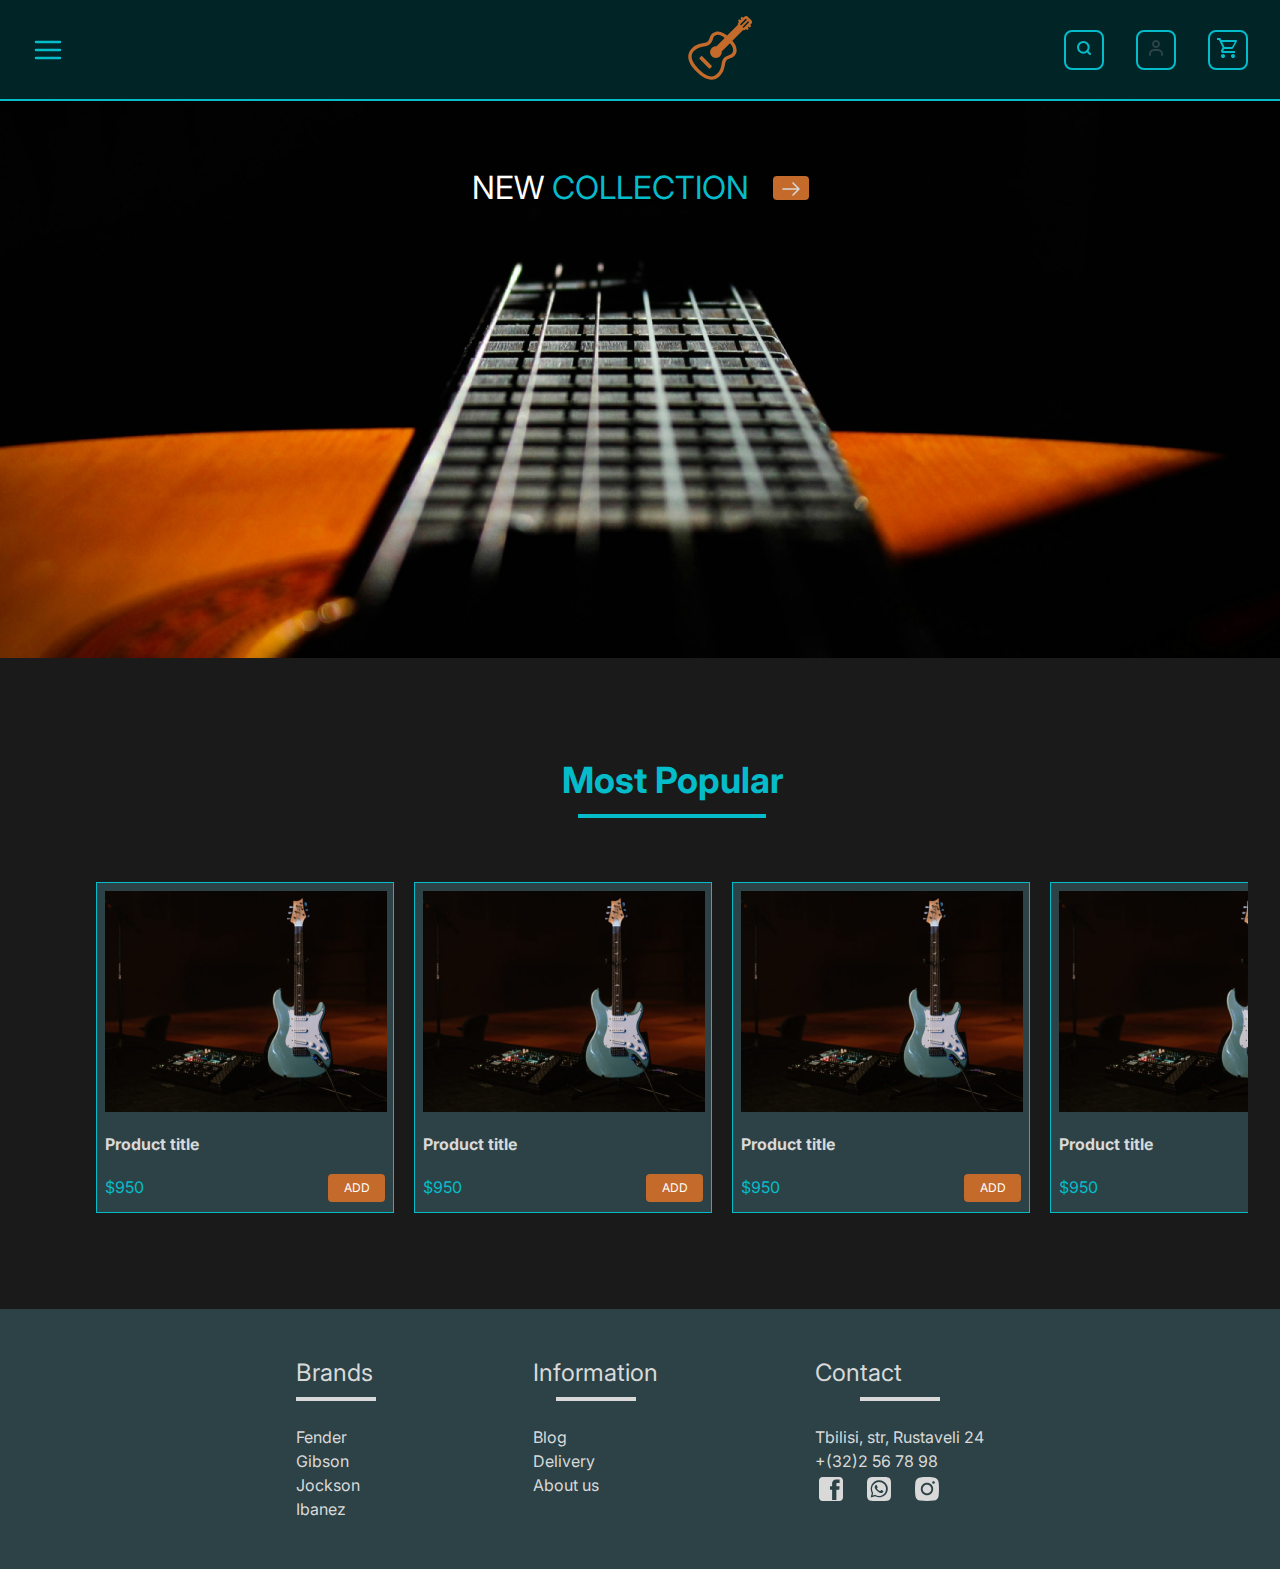
<file: index.html>
<!DOCTYPE html>
<html lang="en">

<head>
    <meta charset="UTF-8">
    <meta name="viewport" content="width=device-width, initial-scale=1.0">

    <link rel="stylesheet" href="css/reset.css">
    <link rel="stylesheet" href="css/style.css">
    <link rel="stylesheet" href="css/laptop.css">
    <link rel="stylesheet" href="css/tablet.css">
    <link rel="stylesheet" href="css/mobile.css">

    <link rel="preconnect" href="https://fonts.googleapis.com">
    <link rel="preconnect" href="https://fonts.gstatic.com" crossorigin>
    <link
        href="https://fonts.googleapis.com/css2?family=Inter:ital,opsz,wght@0,14..32,100..900;1,14..32,100..900&family=Kanit:ital,wght@0,100;0,200;0,300;0,400;0,500;0,600;0,700;0,800;0,900;1,100;1,200;1,300;1,400;1,500;1,600;1,700;1,800;1,900&display=swap"
        rel="stylesheet">

    <title>Home</title>
    <link rel="icon" href="images/logo.svg">
</head>

<body>
    <div class="container">

        <!-- HEADER -->

        <header>
            <img class="burger_button" src="images/burger2.svg" alt="burger">
            <img class="xmark" src="images/xmark.svg" alt="close burger">

            <div class="burger">
                <ul>
                    <li class="menu_li">
                        <a href="index.html" class="menu_li_a">Home</a>
                    </li>
                    <li class="menu_li">
                        <a href="catalog.html" class="menu_li_a">Catalog</a>
                    </li>
                    <li class="menu_li">
                        <a href="contact.html" class="menu_li_a">Contact Us</a>
                    </li>
                </ul>
            </div>

            <nav class="menu">
                <ul class="menu_ul">
                    <li class="menu_li">
                        <a href="index.html" class="menu_li_a">Home</a>
                    </li>
                    <li class="menu_li">
                        <a href="catalog.html" class="menu_li_a">Catalog</a>
                    </li>
                    <li class="menu_li">
                        <a href="contact.html" class="menu_li_a">Contact Us</a>
                    </li>
                </ul>
            </nav>

            <a class="logo" href="index.html">
                <img class="logo_img" src="images/logo.svg" alt="logo">
            </a>

            <section class="header_section">
                <button class="header_section_button">
                    <img class="header_section_button_img" src="images/magnifying_glass.svg" alt="search">
                </button>
                <button class="header_section_button">
                    <img class="header_section_button_img" src="images/user.svg" alt="user">
                </button>
                <button class="header_section_button">
                    <img class="header_section_button_img" src="images/shopping_cart.svg" alt="bought">
                </button>
            </section>
        </header>

        <!-- FIGURE -->

        <figure class="cover_figure">
            <div class="cover_figure_div">
                <figcaption class="cover_figure_title">NEW <span class="cover_figure_title_span">COLLECTION</span>
                </figcaption>
                <button class="cover_figure_button"><img src="images/right_arrow.svg" alt="button"></button>
            </div>
        </figure>

        <!-- PRODUCTS SECTION -->

        <!-- this might should be main instead of section -->

        <section class="products_section">
            <div class="products_section_title">
                <span class="products_section_text_title">Most Popular</span>
                <hr class="products_section_title_underline">
            </div>

            <section class="cards">
                <div class="card">
                    <div class="card_description">
                        <img class="product_image" src="images/card_image.png" alt="product card">

                        <span class="product_title">Product title</span>

                        <div class="price_add_container">
                            <span class="product_cost">$950</span>
                            <button class="add_button">ADD</button>
                        </div>
                    </div>
                </div>

                <div class="card">
                    <img class="product_image" src="images/card_image.png" alt="product card">

                    <span class="product_title">Product title</span>

                    <div class="price_add_container">
                        <span class="product_cost">$950</span>
                        <button class="add_button">ADD</button>
                    </div>
                </div>

                <div class="card">
                    <img class="product_image" src="images/card_image.png" alt="product card">

                    <span class="product_title">Product title</span>

                    <div class="price_add_container">
                        <span class="product_cost">$950</span>
                        <button class="add_button">ADD</button>
                    </div>
                </div>

                <div class="card">
                    <img class="product_image" src="images/card_image.png" alt="product card">

                    <span class="product_title">Product title</span>

                    <div class="price_add_container">
                        <span class="product_cost">$950</span>
                        <button class="add_button">ADD</button>
                    </div>
                </div>
            </section>
        </section>

        <footer>
            <article class="footer_article footer_article_margin">
                <span class="footer_article_title_text">Brands</span>
                <hr class="footer_article_title_underline">

                <a href="" class="footer_article_text footer_article_text_margin">
                    Fender
                </a>
                <a href="" class="footer_article_text footer_article_text_margin">
                    Gibson
                </a>
                <a href="" class="footer_article_text footer_article_text_margin">
                    Jockson
                </a>
                <a href="" class="footer_article_text">
                    Ibanez
                </a>
            </article>

            <article class="footer_article footer_article_margin">
                <span class="footer_article_title_text">Information</span>
                <hr class="footer_article_title_underline">

                <a href="" class="footer_article_text footer_article_text_margin">
                    Blog
                </a>
                <a href="" class="footer_article_text footer_article_text_margin">
                    Delivery
                </a>
                <a href="" class="footer_article_text">
                    About us
                </a>
            </article>

            <article class="footer_article">
                <span class="footer_article_title_text">Contact</span>
                <hr class="footer_article_title_underline">

                <a href="https://maps.app.goo.gl/NJQUBVbLZMgU9c5T9"
                    class="footer_article_text footer_article_text_margin" target="_blank">
                    Tbilisi, str, Rustaveli 24
                </a>
                <a href="tel: +(32)2 56 78 98" class="footer_article_text footer_article_text_margin" target="_blank">
                    +(32)2 56 78 98
                </a>

                <div class="social_media_links">
                    <a class="social_link" href="https://www.facebook.com/" target="_blank">
                        <img class="social_link_img" src="images/facebook.svg" alt="facebook">
                    </a>
                    <a class="social_link" href="https://www.whatsapp.com/" target="_blank">
                        <img class="social_link_img" src="images/whatsapp.svg" alt="whatsapp">
                    </a>
                    <a class="social_link" href="https://www.instagram.com/" target="_blank">
                        <img class="social_link_img" src="images/instagram.svg" alt="instagram">
                    </a>
                </div>
            </article>
        </footer>
    </div>

    <script src="javascript.js"></script>
</body>

</html>
</file>
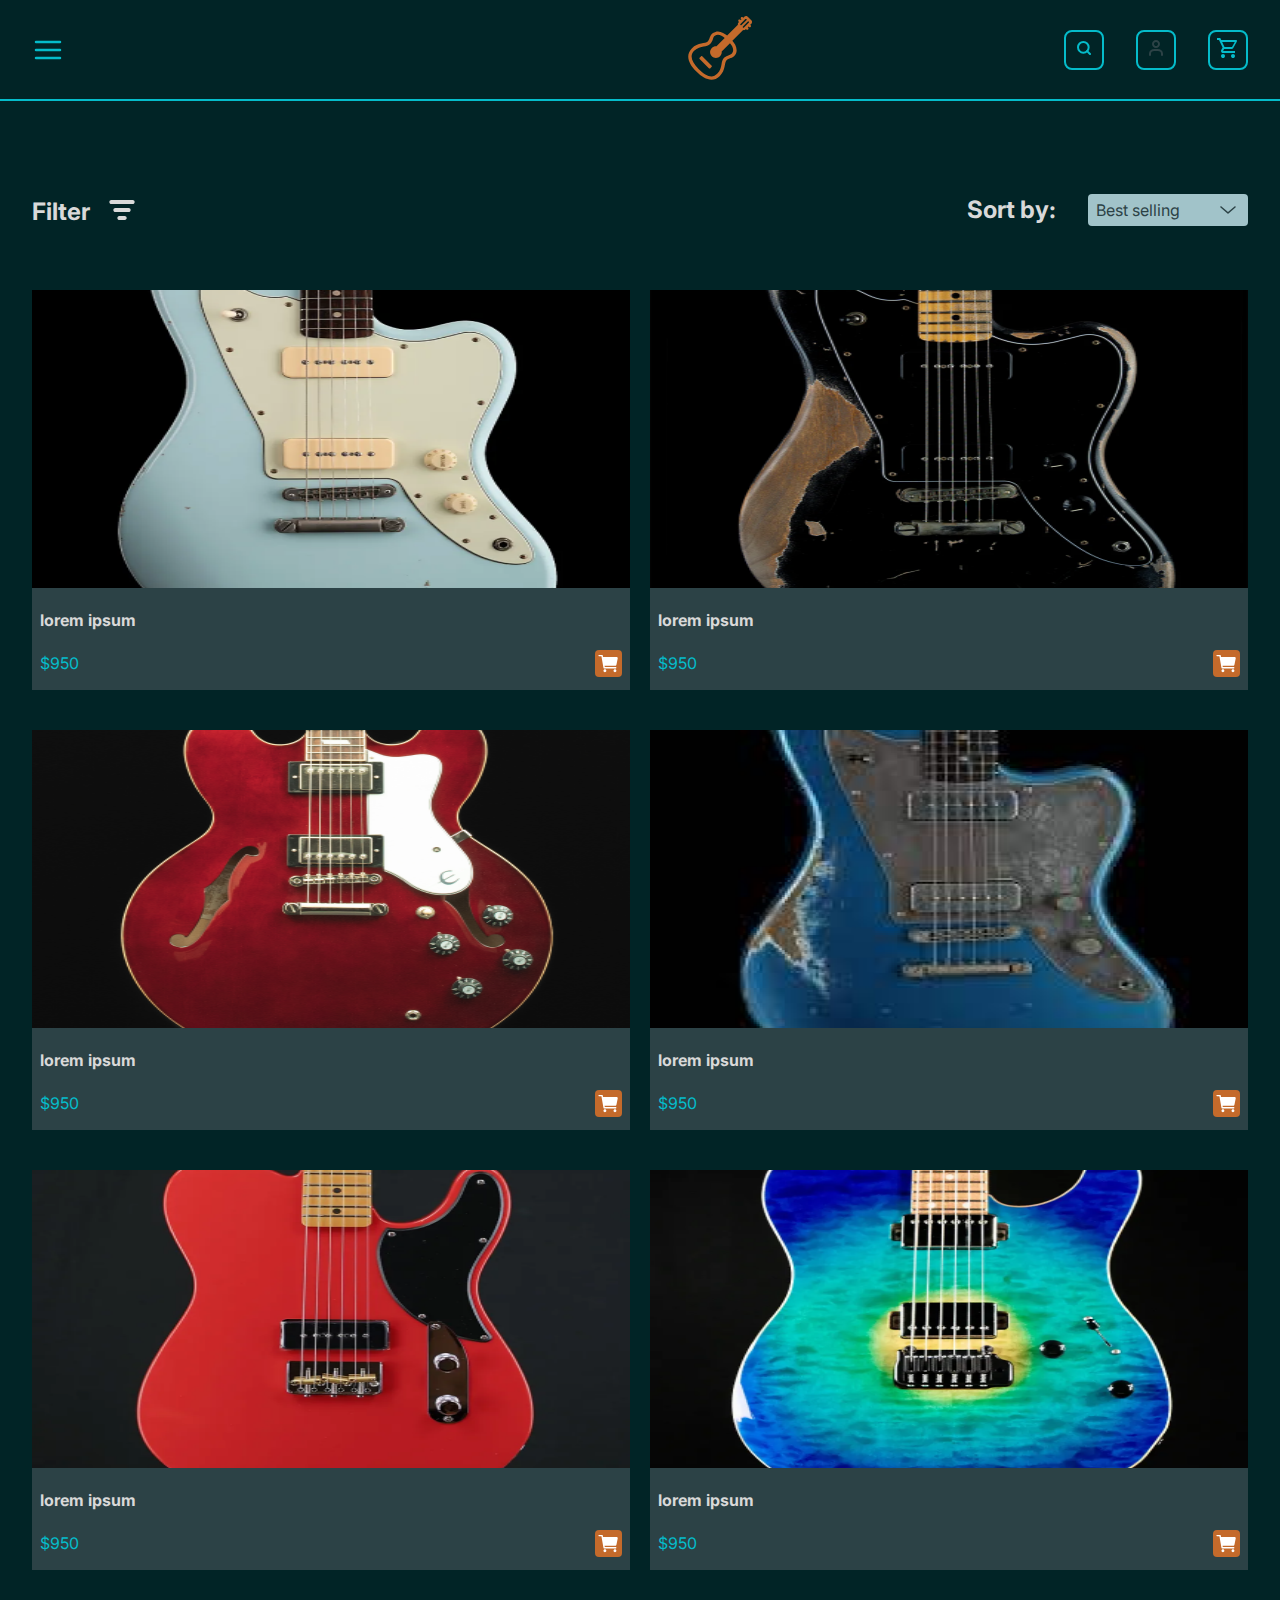
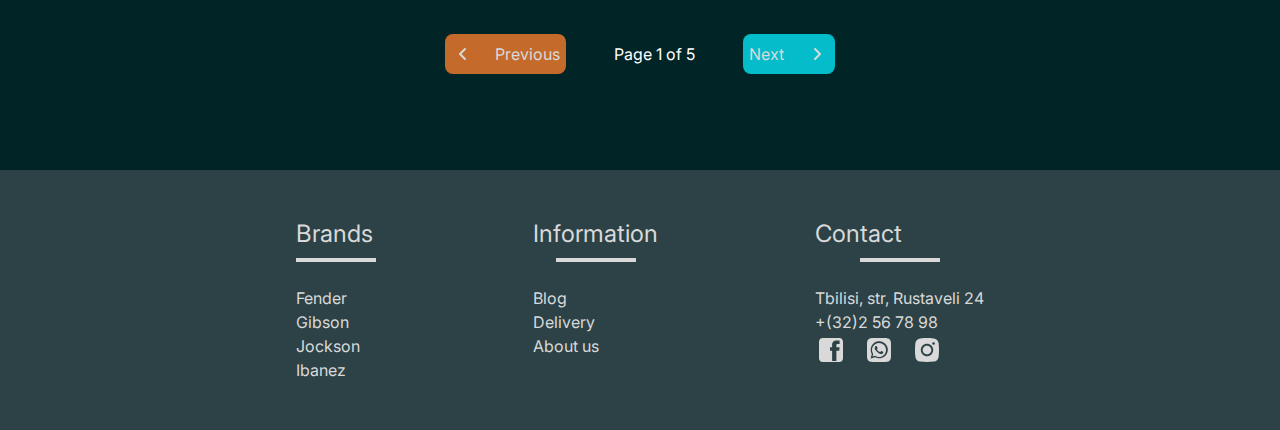
<file: catalog.html>
<!DOCTYPE html>
<html lang="en">

<head>
    <meta charset="UTF-8">
    <meta name="viewport" content="width=device-width, initial-scale=1.0">
    <link rel="stylesheet" href="css/reset.css">
    <link rel="stylesheet" href="css/style.css">
    <link rel="stylesheet" href="css/laptop.css">
    <link rel="stylesheet" href="css/tablet.css">
    <link rel="stylesheet" href="css/mobile.css">

    <link rel="preconnect" href="https://fonts.googleapis.com">
    <link rel="preconnect" href="https://fonts.gstatic.com" crossorigin>
    <link
        href="https://fonts.googleapis.com/css2?family=Inter:ital,opsz,wght@0,14..32,100..900;1,14..32,100..900&family=Kanit:ital,wght@0,100;0,200;0,300;0,400;0,500;0,600;0,700;0,800;0,900;1,100;1,200;1,300;1,400;1,500;1,600;1,700;1,800;1,900&display=swap"
        rel="stylesheet">

    <title>Catalog</title>
    <link rel="icon" href="images/logo.svg">
</head>

<body>
    <div class="container">
        <header>
            <img class="burger_button" src="images/burger2.svg" alt="burger">
            <img class="xmark" src="images/xmark.svg" alt="close burger">

            <div class="burger">
                <ul>
                    <li class="menu_li">
                        <a href="index.html" class="menu_li_a">Home</a>
                    </li>
                    <li class="menu_li">
                        <a href="catalog.html" class="menu_li_a">Catalog</a>
                    </li>
                    <li class="menu_li">
                        <a href="contact.html" class="menu_li_a">Contact Us</a>
                    </li>
                </ul>
            </div>

            <nav class="menu">
                <ul class="menu_ul">
                    <li class="menu_li">
                        <a href="index.html" class="menu_li_a">Home</a>
                    </li>
                    <li class="menu_li">
                        <a href="catalog.html" class="menu_li_a">Catalog</a>
                    </li>
                    <li class="menu_li">
                        <a href="contact.html" class="menu_li_a">Contact Us</a>
                    </li>
                </ul>
            </nav>

            <a class="logo" href="index.html">
                <img class="logo_img" src="images/logo.svg" alt="logo">
            </a>

            <section class="header_section">
                <button class="header_section_button">
                    <img class="header_section_button_img" src="images/magnifying_glass.svg" alt="search">
                </button>
                <button class="header_section_button">
                    <img class="header_section_button_img" src="images/user.svg" alt="user">
                </button>
                <button class="header_section_button">
                    <img class="header_section_button_img" src="images/shopping_cart.svg" alt="bought">
                </button>
            </section>
        </header>

        <!-- CATALOG PRODUCTS -->

        <main class="catalog_products">
            <div class="catalog_products_filter">
                <div class="catalog_products_filter_group">
                    <span class="catalog_products_filter_text">
                        Filter
                    </span>
                    <img class="filter_img" src="images/filter.svg" alt="Filter button">
                </div>

                <div class="catalog_products_sort_group">
                    <span class="catalog_products_sort_text">
                        Sort by:
                    </span>
                    <button class="catalog_products_sort_button">
                        <span class="catalog_products_sort_button_text">Best selling</span>
                        <img src="images/arrow-down.svg" alt="">
                    </button>
                </div>
            </div>

            <div class="products_cards">
                <div class="product_card">
                    <img class="product_card_image" src="images/guitar_images/guitar_img1.png" alt="guitar">

                    <div class="product_description">
                        <span class="product_title">lorem ipsum</span>

                        <div class="product_description2">
                            <span class="product_cost">$950</span>
                            <button class="product_add_button"><img src="images/shopping_cart2.svg" alt=""></button>
                        </div>
                    </div>
                </div>

                <div class="product_card">
                    <img class="product_card_image" src="images/guitar_images/guitar_img2.png" alt="guitar">

                    <div class="product_description">
                        <span class="product_title">lorem ipsum</span>

                        <div class="product_description2">
                            <span class="product_cost">$950</span>
                            <button class="product_add_button"><img src="images/shopping_cart2.svg" alt=""></button>
                        </div>
                    </div>
                </div>

                <div class="product_card">
                    <img class="product_card_image" src="images/guitar_images/guitar_img3.png" alt="guitar">

                    <div class="product_description">
                        <span class="product_title">lorem ipsum</span>

                        <div class="product_description2">
                            <span class="product_cost">$950</span>
                            <button class="product_add_button"><img src="images/shopping_cart2.svg" alt=""></button>
                        </div>
                    </div>
                </div>

                <div class="product_card">
                    <img class="product_card_image" src="images/guitar_images/guitar_img4.png" alt="guitar">

                    <div class="product_description">
                        <span class="product_title">lorem ipsum</span>

                        <div class="product_description2">
                            <span class="product_cost">$950</span>
                            <button class="product_add_button"><img src="images/shopping_cart2.svg" alt=""></button>
                        </div>
                    </div>
                </div>

                <div class="product_card">
                    <img class="product_card_image" src="images/guitar_images/guitar_img5.png" alt="guitar">

                    <div class="product_description">
                        <span class="product_title">lorem ipsum</span>

                        <div class="product_description2">
                            <span class="product_cost">$950</span>
                            <button class="product_add_button"><img src="images/shopping_cart2.svg" alt=""></button>
                        </div>
                    </div>
                </div>

                <div class="product_card">
                    <img class="product_card_image" src="images/guitar_images/guitar_img6.png" alt="guitar">

                    <div class="product_description">
                        <span class="product_title">lorem ipsum</span>

                        <div class="product_description2">
                            <span class="product_cost">$950</span>
                            <button class="product_add_button"><img src="images/shopping_cart2.svg" alt=""></button>
                        </div>
                    </div>
                </div>

                <div class="product_card next_page_card">
                    <img class="product_card_image" src="images/guitar_images/guitar_img7.png" alt="guitar">

                    <div class="product_description">
                        <span class="product_title">lorem ipsum</span>

                        <div class="product_description2">
                            <span class="product_cost">$950</span>
                            <button class="product_add_button"><img src="images/shopping_cart2.svg" alt=""></button>
                        </div>
                    </div>
                </div>

                <div class="product_card next_page_card">
                    <img class="product_card_image" src="images/guitar_images/guitar_img8.png" alt="guitar">

                    <div class="product_description">
                        <span class="product_title">lorem ipsum</span>

                        <div class="product_description2">
                            <span class="product_cost">$950</span>
                            <button class="product_add_button"><img src="images/shopping_cart2.svg" alt=""></button>
                        </div>
                    </div>
                </div>

                <div class="product_card next_page_card">
                    <img class="product_card_image" src="images/guitar_images/guitar_img9.png" alt="guitar">

                    <div class="product_description">
                        <span class="product_title">lorem ipsum</span>

                        <div class="product_description2">
                            <span class="product_cost">$950</span>
                            <button class="product_add_button"><img src="images/shopping_cart2.svg" alt=""></button>
                        </div>
                    </div>
                </div>
            </div>

            <div class="page_selector">
                <button class="page_selector_previous">
                    <img src="images/arrow_left.svg" alt="">
                    <span class="page_selector_button_span">Previous</span>
                </button>
                <span class="page_selector_span">
                    Page 1 of 5
                </span>
                <button class="page_selector_next">
                    <span class="page_selector_button_span">Next</span>
                    <img src="images/arrow_right2.svg" alt="">
                </button>
            </div>
        </main>

        <!-- FOOTER -->

        <footer>
            <article class="footer_article footer_article_margin">
                <span class="footer_article_title_text">Brands</span>
                <hr class="footer_article_title_underline">

                <a href="" class="footer_article_text footer_article_text_margin">
                    Fender
                </a>
                <a href="" class="footer_article_text footer_article_text_margin">
                    Gibson
                </a>
                <a href="" class="footer_article_text footer_article_text_margin">
                    Jockson
                </a>
                <a href="" class="footer_article_text">
                    Ibanez
                </a>
            </article>

            <article class="footer_article footer_article_margin">
                <span class="footer_article_title_text">Information</span>
                <hr class="footer_article_title_underline">

                <a href="" class="footer_article_text footer_article_text_margin">
                    Blog
                </a>
                <a href="" class="footer_article_text footer_article_text_margin">
                    Delivery
                </a>
                <a href="" class="footer_article_text">
                    About us
                </a>
            </article>

            <article class="footer_article">
                <span class="footer_article_title_text">Contact</span>
                <hr class="footer_article_title_underline">

                <a href="https://maps.app.goo.gl/NJQUBVbLZMgU9c5T9"
                    class="footer_article_text footer_article_text_margin" target="_blank">
                    Tbilisi, str, Rustaveli 24
                </a>
                <a href="tel: +(32)2 56 78 98" class="footer_article_text footer_article_text_margin" target="_blank">
                    +(32)2 56 78 98
                </a>

                <div class="social_media_links">
                    <a class="social_link" href="https://www.facebook.com/" target="_blank">
                        <img class="social_link_img" src="images/facebook.svg" alt="facebook">
                    </a>
                    <a class="social_link" href="https://www.whatsapp.com/" target="_blank">
                        <img class="social_link_img" src="images/whatsapp.svg" alt="whatsapp">
                    </a>
                    <a class="social_link" href="https://www.instagram.com/" target="_blank">
                        <img class="social_link_img" src="images/instagram.svg" alt="instagram">
                    </a>
                </div>
            </article>
        </footer>
    </div>

    <script src="javascript.js"></script>
</body>

</html>
</file>
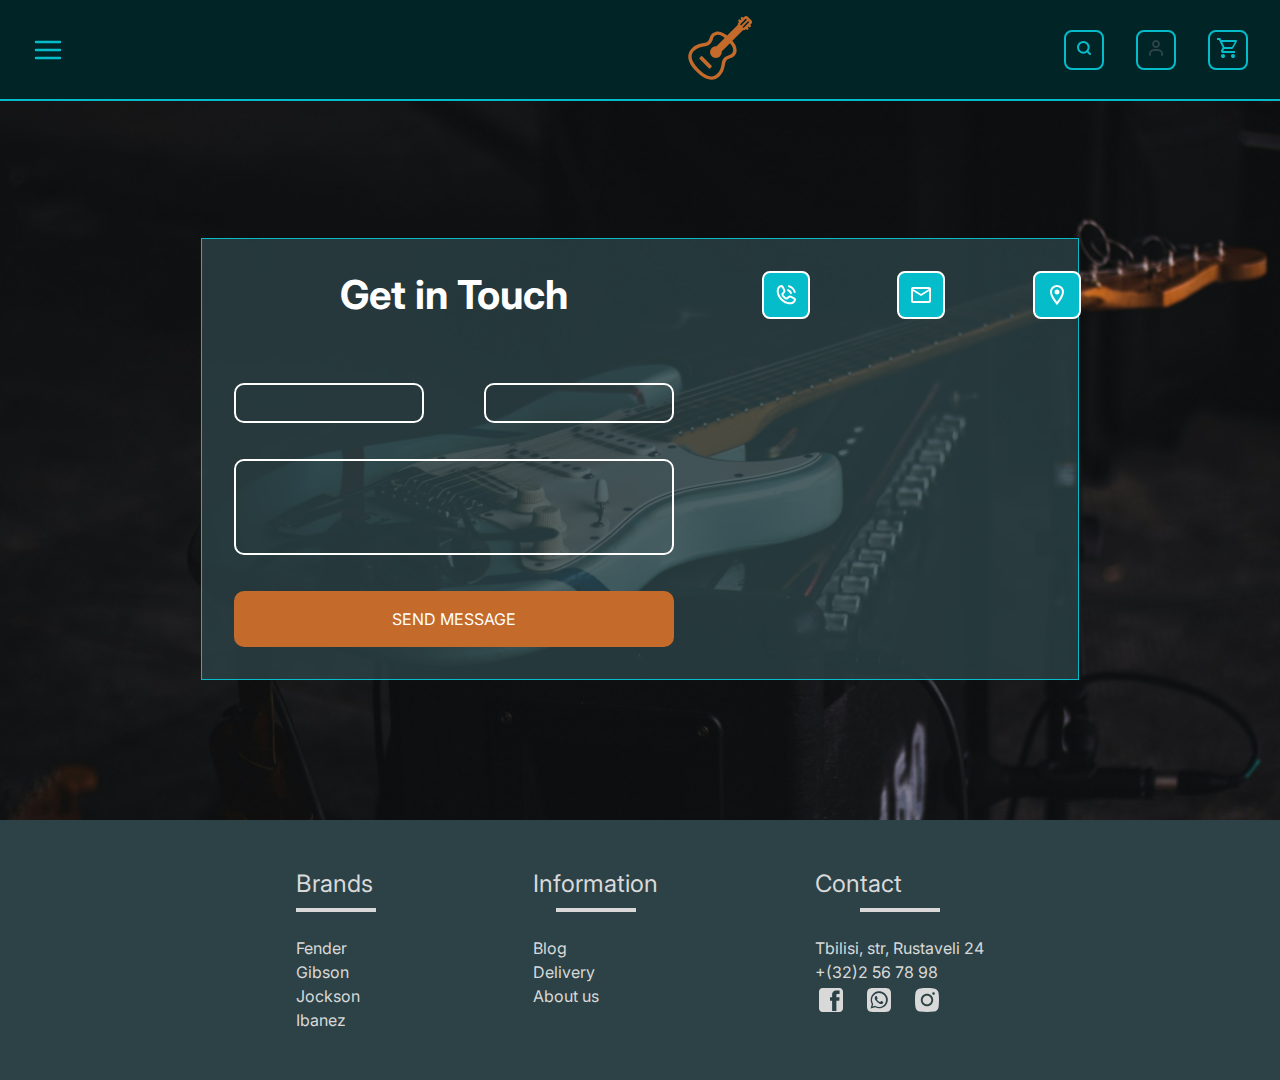
<file: contact.html>
<!DOCTYPE html>
<html lang="en">

<head>
    <meta charset="UTF-8">
    <meta name="viewport" content="width=device-width, initial-scale=1.0">
    <link rel="stylesheet" href="css/reset.css">
    <link rel="stylesheet" href="css/style.css">
    <link rel="stylesheet" href="css/laptop.css">
    <link rel="stylesheet" href="css/tablet.css">
    <link rel="stylesheet" href="css/mobile.css">

    <link rel="preconnect" href="https://fonts.googleapis.com">
    <link rel="preconnect" href="https://fonts.gstatic.com" crossorigin>
    <link
        href="https://fonts.googleapis.com/css2?family=Inter:ital,opsz,wght@0,14..32,100..900;1,14..32,100..900&family=Kanit:ital,wght@0,100;0,200;0,300;0,400;0,500;0,600;0,700;0,800;0,900;1,100;1,200;1,300;1,400;1,500;1,600;1,700;1,800;1,900&display=swap"
        rel="stylesheet">

    <title>Contact Us</title>
    <link rel="icon" href="images/logo.svg">
</head>

<body>
    <div class="container">

        <!-- HEADER -->

        <header>
            <img class="burger_button" src="images/burger2.svg" alt="burger">
            <img class="xmark" src="images/xmark.svg" alt="close burger">

            <div class="burger">
                <ul>
                    <li class="menu_li">
                        <a href="index.html" class="menu_li_a">Home</a>
                    </li>
                    <li class="menu_li">
                        <a href="catalog.html" class="menu_li_a">Catalog</a>
                    </li>
                    <li class="menu_li">
                        <a href="contact.html" class="menu_li_a">Contact Us</a>
                    </li>
                </ul>
            </div>

            <nav class="menu">
                <ul class="menu_ul">
                    <li class="menu_li">
                        <a href="index.html" class="menu_li_a">Home</a>
                    </li>
                    <li class="menu_li">
                        <a href="catalog.html" class="menu_li_a">Catalog</a>
                    </li>
                    <li class="menu_li">
                        <a href="contact.html" class="menu_li_a">Contact Us</a>
                    </li>
                </ul>
            </nav>

            <a class="logo" href="index.html">
                <img class="logo_img" src="images/logo.svg" alt="logo">
            </a>

            <section class="header_section">
                <button class="header_section_button">
                    <img class="header_section_button_img" src="images/magnifying_glass.svg" alt="search">
                </button>
                <button class="header_section_button">
                    <img class="header_section_button_img" src="images/user.svg" alt="user">
                </button>
                <button class="header_section_button">
                    <img class="header_section_button_img" src="images/shopping_cart.svg" alt="bought">
                </button>
            </section>
        </header>

        <!-- CONTACT -->

        <section class="contact_section">
            <div class="contact_box">
                <div class="contact_box_message">
                    <span class="contact_box_message_title">Get in Touch</span>

                    <div class="contact_box_fill">
                        <div class="first_and_last_name_inputs">
                            <input class="input_text" type="text">
                            <input class="input_text" type="text" name="" id="">
                        </div>

                        <input class="input_message" type="text">
                    </div>

                    <button class="send_button">
                        SEND MESSAGE
                    </button>
                </div>

                <div class="map">
                    <div class="contact_help">
                        <a href="tel: +(32)2 56 78 98" target="_blank" class="help_button">
                            <img src="images/phone.svg" alt="">
                        </a>
                        <a href="https://workspace.google.com/gmail/" target="_blank" class="help_button">
                            <img src="images/email.svg" alt="">
                        </a>
                        <a href="https://maps.app.goo.gl/NJQUBVbLZMgU9c5T9" target="_blank" class="help_button">
                            <img src="images/adress.svg" alt="">
                        </a>
                    </div>

                    <iframe class="google_map" src="https://www.google.com/maps/embed?pb=!1m18!1m12!1m3!1d2978.938283585631!2d44.795758899999996!3d41.700268!2m3!1f0!2f0!3f0!3m2!1i1024!2i768!4f13.1!3m3!1m2!1s0x40440cdd6f5381cb%3A0x86bcad58f3700906!2s24%20Shota%20Rustaveli%20Ave%2C%20T&#39;bilisi!5e0!3m2!1sen!2sge!4v1731004851906!5m2!1sen!2sge" width="600" height="450" style="border:0;" allowfullscreen="" loading="lazy" referrerpolicy="no-referrer-when-downgrade"></iframe>
                </div>
            </div>
        </section>

        <!-- FOOTER -->

        <footer>
            <article class="footer_article footer_article_margin">
                <span class="footer_article_title_text">Brands</span>
                <hr class="footer_article_title_underline">

                <a href="" class="footer_article_text footer_article_text_margin">
                    Fender
                </a>
                <a href="" class="footer_article_text footer_article_text_margin">
                    Gibson
                </a>
                <a href="" class="footer_article_text footer_article_text_margin">
                    Jockson
                </a>
                <a href="" class="footer_article_text">
                    Ibanez
                </a>
            </article>

            <article class="footer_article footer_article_margin">
                <span class="footer_article_title_text">Information</span>
                <hr class="footer_article_title_underline">

                <a href="" class="footer_article_text footer_article_text_margin">
                    Blog
                </a>
                <a href="" class="footer_article_text footer_article_text_margin">
                    Delivery
                </a>
                <a href="" class="footer_article_text">
                    About us
                </a>
            </article>

            <article class="footer_article">
                <span class="footer_article_title_text">Contact</span>
                <hr class="footer_article_title_underline">

                <a href="https://maps.app.goo.gl/NJQUBVbLZMgU9c5T9"
                    class="footer_article_text footer_article_text_margin" target="_blank">
                    Tbilisi, str, Rustaveli 24
                </a>
                <a href="tel: +(32)2 56 78 98" class="footer_article_text footer_article_text_margin" target="_blank">
                    +(32)2 56 78 98
                </a>

                <div class="social_media_links">
                    <a class="social_link" href="https://www.facebook.com/" target="_blank">
                        <img class="social_link_img" src="images/facebook.svg" alt="facebook">
                    </a>
                    <a class="social_link" href="https://www.whatsapp.com/" target="_blank">
                        <img class="social_link_img" src="images/whatsapp.svg" alt="whatsapp">
                    </a>
                    <a class="social_link" href="https://www.instagram.com/" target="_blank">
                        <img class="social_link_img" src="images/instagram.svg" alt="instagram">
                    </a>
                </div>
            </article>
        </footer>
    </div>

    <script src="javascript.js"></script>
</body>

</html>
</file>
<file: css/style.css>
/*
* Prefixed by https://autoprefixer.github.io
* PostCSS: v8.4.14,
* Autoprefixer: v10.4.7
* Browsers: last 4 version
*/

/* 1440px - 1180px*/

/* a {
    background-color: red
} */

@import url(variables.css);

.container {
    width: min(1440px, 100%);
    margin: auto;
    padding-top: 98.4px;
}

/* HEADER */

header {
    background-color: #012426;

    display: -webkit-box;

    display: -ms-flexbox;

    display: flex;
    max-width: inherit;
    width: inherit;
    position: fixed;
    top: 0;
    left: 50%;
    -webkit-transform: translateX(-50%);
        -ms-transform: translateX(-50%);
            transform: translateX(-50%);
    padding: 16px 94px;
    -webkit-box-pack: justify;
        -ms-flex-pack: justify;
            justify-content: space-between;
    -webkit-box-align: center;
        -ms-flex-align: center;
            align-items: center;

    border-bottom: 2px solid var(--main_color);

    z-index: 3;
}

.burger_button,
.xmark {
    display: none;
}

.burger {
    display: -webkit-box;
    display: -ms-flexbox;
    display: flex;
    -webkit-box-orient: vertical;
    -webkit-box-direction: normal;
        -ms-flex-direction: column;
            flex-direction: column;
    -webkit-box-pack: center;
        -ms-flex-pack: center;
            justify-content: center;
    -webkit-column-gap: 8px;
       -moz-column-gap: 8px;
            column-gap: 8px;

    position: fixed;
    top: 98.4px;
    left: -100%;
    width: 200px;
    height: 144px;
    background-color: #C46A2B;
    padding-left: 16px;
}

.menu_ul {
    display: -webkit-box;
    display: -ms-flexbox;
    display: flex;
    -webkit-column-gap: 72px;
       -moz-column-gap: 72px;
            column-gap: 72px;
}

.burger_li_a {
    display: block;
    color: #A1C3C9;
    font-family: "Inter", sans-serif;
    font-size: 24px;
    font-weight: 400;
    line-height: 32px;
}

.menu_li_a {
    color: #A1C3C9;
    font-family: "Inter", sans-serif;
    font-size: 24px;
    font-weight: 400;
    line-height: 32px;

    -webkit-transition: all 0.2s ease;

    -o-transition: all 0.2s ease;

    transition: all 0.2s ease;
}

.header_section {
    display: -webkit-box;
    display: -ms-flexbox;
    display: flex;
    -webkit-column-gap: 32px;
       -moz-column-gap: 32px;
            column-gap: 32px;
}

.header_section_button {
    width: 40px;
    height: 40px;
    background-color: transparent;
    border: 2px solid var(--main_color);
    border-radius: 8px;
}

.show {
    left: 0px;
}

/* FIGURE */

.cover_figure {
    display: -webkit-box;
    display: -ms-flexbox;
    display: flex;
    background-image: url(../images/cover.png);
    background-position: center;
    background-repeat: no-repeat;
    background-size: cover;
    height: 560px;
    padding-top: 72px;
    -webkit-box-pack: center;
        -ms-flex-pack: center;
            justify-content: center;
    -webkit-box-align: start;
        -ms-flex-align: start;
            align-items: start;
}

.cover_figure_div {
    display: -webkit-box;
    display: -ms-flexbox;
    display: flex;
    -webkit-column-gap: 24px;
       -moz-column-gap: 24px;
            column-gap: 24px;
    -webkit-box-align: center;
        -ms-flex-align: center;
            align-items: center;
}

.cover_figure_title {
    color: #FFFFFF;
    font-family: "Inter", sans-serif;
    font-size: 32px;
    font-weight: 400;
    line-height: 36px;
}

.cover_figure_title_span {
    color: var(--main_color);
    font-family: "Inter", sans-serif;
    font-size: 32px;
    font-weight: 400;
    line-height: 36px;
}

.cover_figure_button {
    background-color: #C46A2B;
    border-radius: 4px;
    border: 0px;
    width: 36px;
    height: 24px;

    left: 0;
    position: relative;
    -webkit-transition: left .6s ease;
    -o-transition: left .6s ease;
    transition: left .6s ease;
}

/* PRODUCTS SECTION */

.products_section {
    background-color: #1A1A1A;
    padding: 96px 94px;
}

.products_section_title {
    display: -webkit-box;
    display: -ms-flexbox;
    display: flex;
    -webkit-box-orient: vertical;
    -webkit-box-direction: normal;
        -ms-flex-direction: column;
            flex-direction: column;
    -webkit-box-align: center;
        -ms-flex-align: center;
            align-items: center;
}

.products_section_text_title {
    display: block;
    color: var(--main_color);
    font-family: "Inter", sans-serif;
    font-size: 36px;
    font-weight: 700;
    line-height: 52px;
}

.products_section_title_underline {
    width: 187.27px;
    height: 0px;
    border: 2px solid var(--main_color);
    margin: 8px 0px 64px 0px;
}

.cards {
    display: -webkit-box;
    display: -ms-flexbox;
    display: flex;
    -webkit-box-orient: horizontal;
    -webkit-box-direction: normal;
        -ms-flex-direction: row;
            flex-direction: row;
    -webkit-column-gap: 20px;
       -moz-column-gap: 20px;
            column-gap: 20px;
}

.card {
    background-color: #2C4246;
    border: 1px solid var(--main_color);
    width: 298px;
    height: 331px;
    padding: 8px 8px 102px 8px;

    -webkit-transition: all 0.25s ease;

    -o-transition: all 0.25s ease;

    transition: all 0.25s ease;
}

.product_image {
    -webkit-transition: all 0.5s ease;
    -o-transition: all 0.5s ease;
    transition: all 0.5s ease;
}

.price_add_container {
    display: -webkit-box;
    display: -ms-flexbox;
    display: flex;
    -webkit-box-pack: justify;
        -ms-flex-pack: justify;
            justify-content: space-between;
}

.product_title {
    display: block;
    color: #D9D9D9;
    font-family: "Inter", sans-serif;
    font-size: 16px;
    font-weight: 700;
    line-height: 27px;
    margin: 16px 0px 16px 0px;
}

.product_cost {
    color: var(--main_color);
    font-family: "Inter", sans-serif;
    font-size: 16px;
    font-weight: 400;
    line-height: 27px;
}

.add_button {
    display: inline-block;
    background-color: #C46A2B;
    color: #FFFFFF;
    width: 58px;
    height: 28px;
    font-family: "Inter", sans-serif;
    font-size: 12px;
    font-weight: 400;
    line-height: 20px;
    border-radius: 4px;
    border: 0px;
    margin-left: 184px;
}

/* FILTER */

.catalog_products {
    background-color: #012426;
    padding: 96px 94px;
}

.catalog_products_filter {
    display: -webkit-box;
    display: -ms-flexbox;
    display: flex;
    -webkit-box-pack: justify;
        -ms-flex-pack: justify;
            justify-content: space-between;
    margin-bottom: 64px;
}

.catalog_products_filter_group {
    display: -webkit-box;
    display: -ms-flexbox;
    display: flex;
    -webkit-box-align: center;
        -ms-flex-align: center;
            align-items: center;
    -webkit-column-gap: 16px;
       -moz-column-gap: 16px;
            column-gap: 16px;
}

.catalog_products_filter_text {
    color: #D9D9D9;
    height: 28px;
    font-family: "Inter", sans-serif;
    font-size: 24px;
    font-weight: 700;
    line-height: 32px;
}

.catalog_products_sort_group {
    display: -webkit-box;
    display: -ms-flexbox;
    display: flex;
    -webkit-box-align: center;
        -ms-flex-align: center;
            align-items: center;
    -webkit-column-gap: 32px;
       -moz-column-gap: 32px;
            column-gap: 32px;
}

.catalog_products_sort_text {
    color: #D9D9D9;
    font-family: "Inter", sans-serif;
    font-size: 24px;
    font-weight: 700;
    line-height: 32px;
}

.catalog_products_sort_button {
    display: -webkit-box;
    display: -ms-flexbox;
    display: flex;
    -webkit-box-pack: justify;
        -ms-flex-pack: justify;
            justify-content: space-between;
    -webkit-box-align: center;
        -ms-flex-align: center;
            align-items: center;

    background-color: #A1C3C9;
    width: 160px;
    height: 32px;
    padding: 4px 8px 4px 8px;
    border-radius: 4px;
    border: 0;
}

.catalog_products_sort_button_text {
    color: #2C4246;
    font-family: Inter;
    font-size: 16px;
    font-weight: 400;
    line-height: 24px;
}

/* CATALOG CARDS */

.products_cards {
    display: -ms-grid;
    display: grid;
    -ms-grid-columns: 404px 20px 404px 20px 404px;
    grid-template-columns: 404px 404px 404px;
    -ms-grid-rows: 400px 40px 400px 40px 400px;
    grid-template-rows: 400px 400px 400px;
    row-gap: 40px;
    -webkit-column-gap: 20px;
       -moz-column-gap: 20px;
            column-gap: 20px;

    -webkit-box-pack: center;

        -ms-flex-pack: center;

            justify-content: center;
}

.products_cards > *:nth-child(1) {
    -ms-grid-row: 1;
    -ms-grid-column: 1;
}

.products_cards > *:nth-child(2) {
    -ms-grid-row: 1;
    -ms-grid-column: 3;
}

.products_cards > *:nth-child(3) {
    -ms-grid-row: 1;
    -ms-grid-column: 5;
}

.products_cards > *:nth-child(4) {
    -ms-grid-row: 3;
    -ms-grid-column: 1;
}

.products_cards > *:nth-child(5) {
    -ms-grid-row: 3;
    -ms-grid-column: 3;
}

.products_cards > *:nth-child(6) {
    -ms-grid-row: 3;
    -ms-grid-column: 5;
}

.products_cards > *:nth-child(7) {
    -ms-grid-row: 5;
    -ms-grid-column: 1;
}

.products_cards > *:nth-child(8) {
    -ms-grid-row: 5;
    -ms-grid-column: 3;
}

.products_cards > *:nth-child(9) {
    -ms-grid-row: 5;
    -ms-grid-column: 5;
}

.product_card_image {
    width: 100%;
    height: 298px;

    -webkit-transition: all 0.3s ease;

    -o-transition: all 0.3s ease;

    transition: all 0.3s ease;
}

.product_card {
    background-color: #2C4246;
}

.product_description {
    padding: 0 8px;
}

.product_description2 {
    display: -webkit-box;
    display: -ms-flexbox;
    display: flex;
    -webkit-box-align: center;
        -ms-flex-align: center;
            align-items: center;
    -webkit-box-pack: justify;
        -ms-flex-pack: justify;
            justify-content: space-between;
}

.product_add_button {
    display: -webkit-box;
    display: -ms-flexbox;
    display: flex;
    -webkit-box-pack: center;
        -ms-flex-pack: center;
            justify-content: center;
    -webkit-box-align: center;
        -ms-flex-align: center;
            align-items: center;

    background-color: #C46A2B;
    width: 27px;
    height: 27px;
    border-radius: 4px;
    border: 0px;

    -webkit-transition: all 0.2s ease;

    -o-transition: all 0.2s ease;

    transition: all 0.2s ease;
}

/* PAGE SELECTOR */

.page_selector {
    display: -webkit-box;
    display: -ms-flexbox;
    display: flex;
    -webkit-box-pack: center;
        -ms-flex-pack: center;
            justify-content: center;
    -webkit-box-align: center;
        -ms-flex-align: center;
            align-items: center;

    margin-top: 64px;
}

.page_selector_previous {
    display: -webkit-box;
    display: -ms-flexbox;
    display: flex;
    -webkit-box-align: center;
        -ms-flex-align: center;
            align-items: center;
    -webkit-box-pack: justify;
        -ms-flex-pack: justify;
            justify-content: space-between;

    background-color: #C46A2B;
    width: 121px;
    height: 40px;
    border-radius: 8px;
    border: 0;
}

.page_selector_span {
    color: #FFFFFF;
    font-family: "Inter", sans-serif;
    font-size: 16px;
    font-weight: 400;
    line-height: 24px;

    margin: 0 48px;
}

.page_selector_next {
    display: -webkit-box;
    display: -ms-flexbox;
    display: flex;
    -webkit-box-align: center;
        -ms-flex-align: center;
            align-items: center;
    -webkit-box-pack: justify;
        -ms-flex-pack: justify;
            justify-content: space-between;

    background-color: var(--main_color);
    width: 92px;
    height: 40px;
    border-radius: 8px;
    border: 0;
}

.page_selector_button_span {
    color: #D9D9D9;
    font-family: "Inter", sans-serif;
    font-size: 16px;
    font-weight: 400;
    line-height: 24px;
}

/* CONTACT */

.contact_section {
    background-image: url(../images/background_img.png);
    background-position: center;
    background-repeat: no-repeat;
    background-size: cover;

    padding: 140px 201px;
}

.contact_box {
    display: -webkit-box;
    display: -ms-flexbox;
    display: flex;
    -webkit-box-pack: justify;
        -ms-flex-pack: justify;
            justify-content: space-between;
    background: #2C4246CC;
    border: 1px solid var(--main_color);

    padding: 32px;
}

.contact_box_message {
    display: -webkit-box;
    display: -ms-flexbox;
    display: flex;
    -webkit-box-orient: vertical;
    -webkit-box-direction: normal;
        -ms-flex-direction: column;
            flex-direction: column;
}

.contact_box_message_title {
    display: block;
    font-family: "Inter", sans-serif;
    font-size: 40px;
    font-weight: 700;
    line-height: 48px;
    text-align: center;

    margin-bottom: 64px;
    color: #FFFFFF;
}

.first_and_last_name_inputs {
    display: -webkit-box;
    display: -ms-flexbox;
    display: flex;
    -webkit-column-gap: 60px;
       -moz-column-gap: 60px;
            column-gap: 60px;
}

.input_text {
    background-color: transparent;
    width: 190px;
    height: 40px;
    border: 2px solid #FFFFFF;
    border-radius: 10px;

    margin-bottom: 36px;
}

.input_message {
    background-color: transparent;
    width: 440px;
    height: 96px;
    border: 2px solid #FFFFFF;
    border-radius: 10px;

    margin-bottom: 36px;
}

.send_button {
    width: 440px;
    height: 56px;
    border-radius: 10px;
    background-color: #C46A2B;

    color: #FFFFFF;
    font-family: "Inter", sans-serif;
    font-size: 16px;
    font-weight: 400;
    line-height: 24px;
    border: 0px;
}

.map {
    display: -webkit-box;
    display: -ms-flexbox;
    display: flex;
    -webkit-box-orient: vertical;
    -webkit-box-direction: normal;
        -ms-flex-direction: column;
            flex-direction: column;
    row-gap: 64px;
}

.contact_help {
    display: -webkit-box;
    display: -ms-flexbox;
    display: flex;
    -webkit-box-pack: space-evenly;
        -ms-flex-pack: space-evenly;
            justify-content: space-evenly;
}

.help_button {
    background-color: #05BCCA;
    width: 48px;
    height: 48px;

    border: 2px solid #FFFFFF;
    border-radius: 8px;

    display: -webkit-box;

    display: -ms-flexbox;

    display: flex;
    -webkit-box-pack: center;
        -ms-flex-pack: center;
            justify-content: center;
    -webkit-box-align: center;
        -ms-flex-align: center;
            align-items: center;
}

.google_map {
    width: 494px;
    height: 264px;
    border-radius: 10px;
}

/* FOOTER */

footer {
    display: -webkit-box;
    display: -ms-flexbox;
    display: flex;
    background-color: #2C4246;
    -webkit-box-pack: center;
        -ms-flex-pack: center;
            justify-content: center;
    -webkit-column-gap: 157px;
       -moz-column-gap: 157px;
            column-gap: 157px;
    padding: 48px 0px;
}

.footer_article {
    display: -webkit-box;
    display: -ms-flexbox;
    display: flex;
    -webkit-box-orient: vertical;
    -webkit-box-direction: normal;
        -ms-flex-direction: column;
            flex-direction: column;
    -webkit-box-align: start;
        -ms-flex-align: start;
            align-items: start;
}

.footer_article_title_text {
    color: #D9D9D9;
    font-family: "Inter", sans-serif;
    font-size: 24px;
    font-weight: 400;
    line-height: 32px;

    -webkit-transition: all 0.15s ease;

    -o-transition: all 0.15s ease;

    transition: all 0.15s ease;
}

.footer_article_title_underline {
    border: 2px solid #D9D9D9;
    width: 80px;
    margin-bottom: 24px;
}

.footer_article_text {
    color: #D9D9D9;
    font-family: "Inter", sans-serif;
    font-size: 16px;
    font-weight: 400;
    line-height: 24px;

    -webkit-transition: all 0.15s ease;

    -o-transition: all 0.15s ease;

    transition: all 0.15s ease;
}

.social_media_links {
    display: -webkit-box;
    display: -ms-flexbox;
    display: flex;
    -webkit-column-gap: 16px;
       -moz-column-gap: 16px;
            column-gap: 16px;
}

.social_link_img {
    width: 32px;
    height: 32px;

    left: 0;
    top: 0;

    position: relative;
    -webkit-transition: all 0.4s ease;
    -o-transition: all 0.4s ease;
    transition: all 0.4s ease;
}

/* HOVERS AND ANIMATIONS */

.menu_li_a:hover {
    text-shadow: 0 0 2px #A1C3C9, 0 0 6px #A1C3C9, 0 0 14px #A1C3C9;
}

.burger_button,
.xmark:hover {
    cursor: pointer;
}

.header_section_button:active {
    -webkit-box-shadow: 0 0 2px var(--main_color), 0 0 5px var(--main_color), 0 0 10px black inset;
            box-shadow: 0 0 2px var(--main_color), 0 0 5px var(--main_color), 0 0 10px black inset;
}

.header_section_button {
    cursor: pointer;
}

.card:hover {
    -webkit-box-shadow: 0px 0px 8px 4px #05BCCACC;
            box-shadow: 0px 0px 8px 4px #05BCCACC;
}

.product_image:hover {
    -webkit-transform: scale(1.04);
        -ms-transform: scale(1.04);
            transform: scale(1.04);
}

.add_button:hover {
    cursor: pointer;
}

.add_button:active {
    -webkit-transform: scale(0.92);
        -ms-transform: scale(0.92);
            transform: scale(0.92)
}

.footer_article_text:hover {
    text-shadow: 0 0 2px #D9D9D9, 0 0 4px #D9D9D9;
}

.social_link:hover {
    cursor: pointer;
}

.social_link_img:hover {
    width: 34px;
    height: 34px;

    left: -1px;
    top: -1px;
}

.cover_figure_button:hover {
    cursor: pointer;
    left: 6px;
}

.filter_img:hover {
    cursor: pointer;
}

.catalog_products_sort_button:hover {
    cursor: pointer;
    -webkit-box-shadow: 0 0 15px #2C4246, 0 0 15px #2C4246;
            box-shadow: 0 0 15px #2C4246, 0 0 15px #2C4246;
}

.product_card_image:hover {
    -webkit-filter: grayscale(100%);
            filter: grayscale(100%);
}

.product_add_button:hover {
    cursor: pointer;
}

.product_add_button:active {
    -webkit-transform: scale(0.9);
        -ms-transform: scale(0.9);
            transform: scale(0.9);
}

.page_selector_previous:hover {
    cursor: pointer;
    -webkit-box-shadow: 0 0 5px #C46A2B, 0 0 10px #C46A2B;
            box-shadow: 0 0 5px #C46A2B, 0 0 10px #C46A2B;
}

.page_selector_next:hover {
    cursor: pointer;
    -webkit-box-shadow: 0 0 5px var(--main_color), 0 0 10px var(--main_color);
            box-shadow: 0 0 5px var(--main_color), 0 0 10px var(--main_color);
}

.send_button:hover {
    cursor: pointer;
}

.send_button:active {
    -webkit-box-shadow: 2px 2px 4px black, 2px 2px 5px white inset;
            box-shadow: 2px 2px 4px black, 2px 2px 5px white inset;
}
</file>
<file: css/laptop.css>
/*
* Prefixed by https://autoprefixer.github.io
* PostCSS: v8.4.14,
* Autoprefixer: v10.4.7
* Browsers: last 4 version
*/

/* 1439px - 769px */

@media (max-width: 1439px) {
    header {
        padding: 16px 32px;
    }

    .menu_ul {
        display: none;
    }

    .burger_button {
        display: block;
    }

    /* horziontal scroll */

    .cards {
        overflow-x: scroll;
        -webkit-box-flex: 1;
            -ms-flex: 1 0 1252px;
                flex: 1 0 1252px
    }

    .products_section{
        padding-inline: 96px 32px;
    }

    .catalog_products{
        padding: 96px 32px;
    }

    .products_cards{
        -ms-grid-columns: .5fr .5fr;
        grid-template-columns: .5fr .5fr;
        -ms-grid-rows: 400px 400px 400px;
        grid-template-rows: 400px 400px 400px;
    }

    .products_cards > *:nth-child(1){
        -ms-grid-row: 1;
        -ms-grid-column: 1;
    }

    .products_cards > *:nth-child(2){
        -ms-grid-row: 1;
        -ms-grid-column: 2;
    }

    .products_cards > *:nth-child(3){
        -ms-grid-row: 2;
        -ms-grid-column: 1;
    }

    .products_cards > *:nth-child(4){
        -ms-grid-row: 2;
        -ms-grid-column: 2;
    }

    .products_cards > *:nth-child(5){
        -ms-grid-row: 3;
        -ms-grid-column: 1;
    }

    .products_cards > *:nth-child(6){
        -ms-grid-row: 3;
        -ms-grid-column: 2;
    }

    .next_page_card{
        display: none;
    }
}
</file>
<file: css/tablet.css>
/*
* Prefixed by https://autoprefixer.github.io
* PostCSS: v8.4.14,
* Autoprefixer: v10.4.7
* Browsers: last 4 version
*/

/* 768px - 481px */

@media (max-width: 768px) {
    header {
        padding: 16px 24px;
    }

    footer {
        -webkit-column-gap: 0px;
           -moz-column-gap: 0px;
                column-gap: 0px;
        -webkit-box-pack: justify;
            -ms-flex-pack: justify;
                justify-content: space-between;
    }

    .cover_figure {
        height: 480px;
        padding-top: 32px;
    }

    .cover_figure_title {
        font-family: Inter;
        font-size: 24px;
        font-weight: 400;
        line-height: 32px;
    }

    .cover_figure_title_span {
        font-family: Inter;
        font-size: 24px;
        font-weight: 400;
        line-height: 32px;
    }

    .products_section {
        padding: 48px 24px;
    }

    .catalog_products {
        padding: 48px 24px;
    }

    .products_cards {
        -ms-grid-columns: 1fr;
        grid-template-columns: 1fr;
        -ms-grid-rows: 400px 400px 400px;
        grid-template-rows: 400px 400px 400px;
    }

    .products_cards > *:nth-child(1) {
        -ms-grid-row: 1;
        -ms-grid-column: 1;
    }

    .products_cards > *:nth-child(2) {
        -ms-grid-row: 2;
        -ms-grid-column: 1;
    }

    .products_cards > *:nth-child(3) {
        -ms-grid-row: 3;
        -ms-grid-column: 1;
    }

    .page_selector_previous,
    .page_selector_next {
        width: 52px;
        height: 40px;

        -webkit-box-pack: center;

            -ms-flex-pack: center;

                justify-content: center;
    }

    .page_selector_button_span {
        display: none;
    }
}
</file>
<file: css/mobile.css>
/*
* Prefixed by https://autoprefixer.github.io
* PostCSS: v8.4.14,
* Autoprefixer: v10.4.7
* Browsers: last 4 version
*/

/* 480px - 320px */

@media (max-width: 480px) {
    header {
        padding: 32px 20px;
    }

    .logo_img {
        width: 40px;
        height: 40px;
    }

    footer {
        -webkit-box-orient: vertical;
        -webkit-box-direction: normal;
            -ms-flex-direction: column;
                flex-direction: column;
        -webkit-box-align: center;
            -ms-flex-align: center;
                align-items: center;
    }

    .footer_article_margin {
        margin-bottom: 40px;
    }

    .products_section {
        padding: 32px 20px;
    }

    .catalog_products {
        padding: 32px 20px;
    }

    .catalog_products_sort_button {
        width: 36px;
        height: 32px;
    }

    .catalog_products_sort_button_text {
        display: none;
    }

    .catalog_products_sort_button{
        -webkit-box-pack: center;
            -ms-flex-pack: center;
                justify-content: center;
    }
}

@media (max-width: 320px) {
    .cover_figure {
        height: 320px;
    }

    .products_section {
        padding: 32px 8px;
    }

    .catalog_products {
        padding: 32px 8px;
    }
}
</file>
